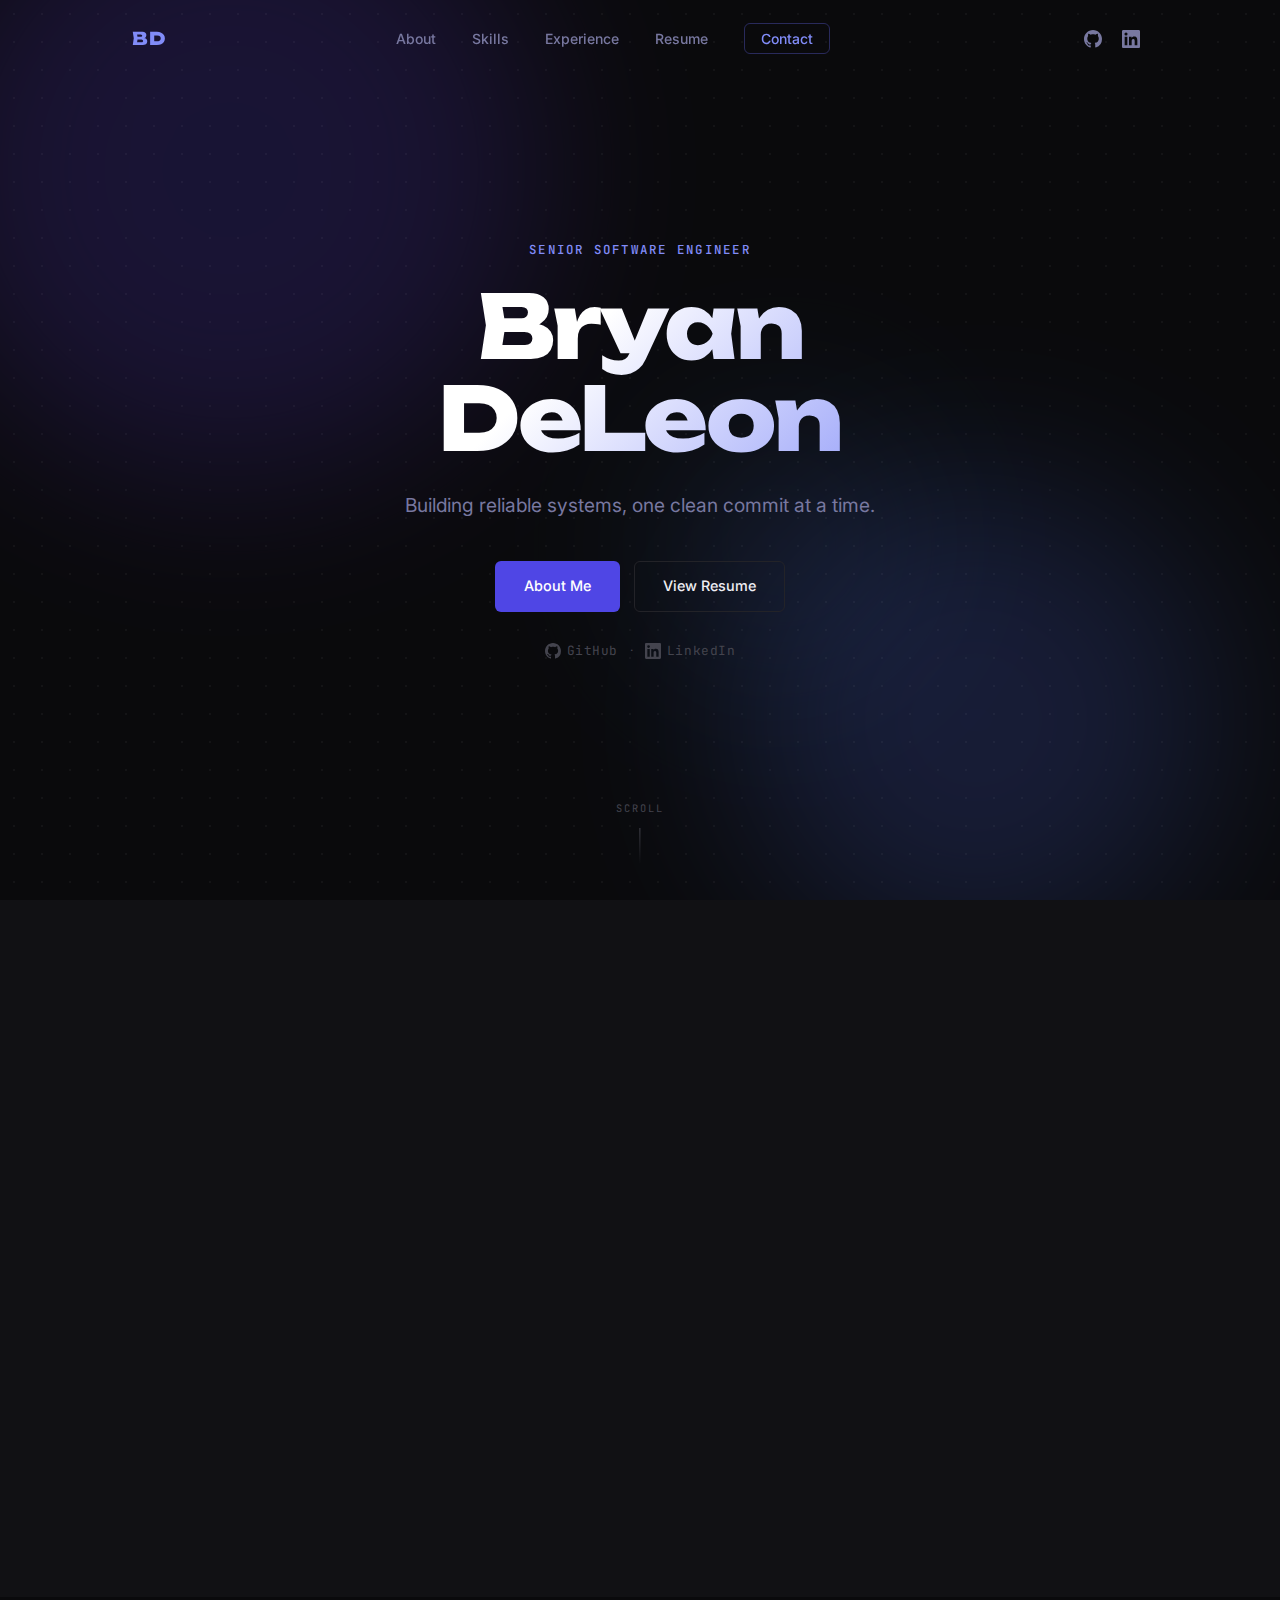
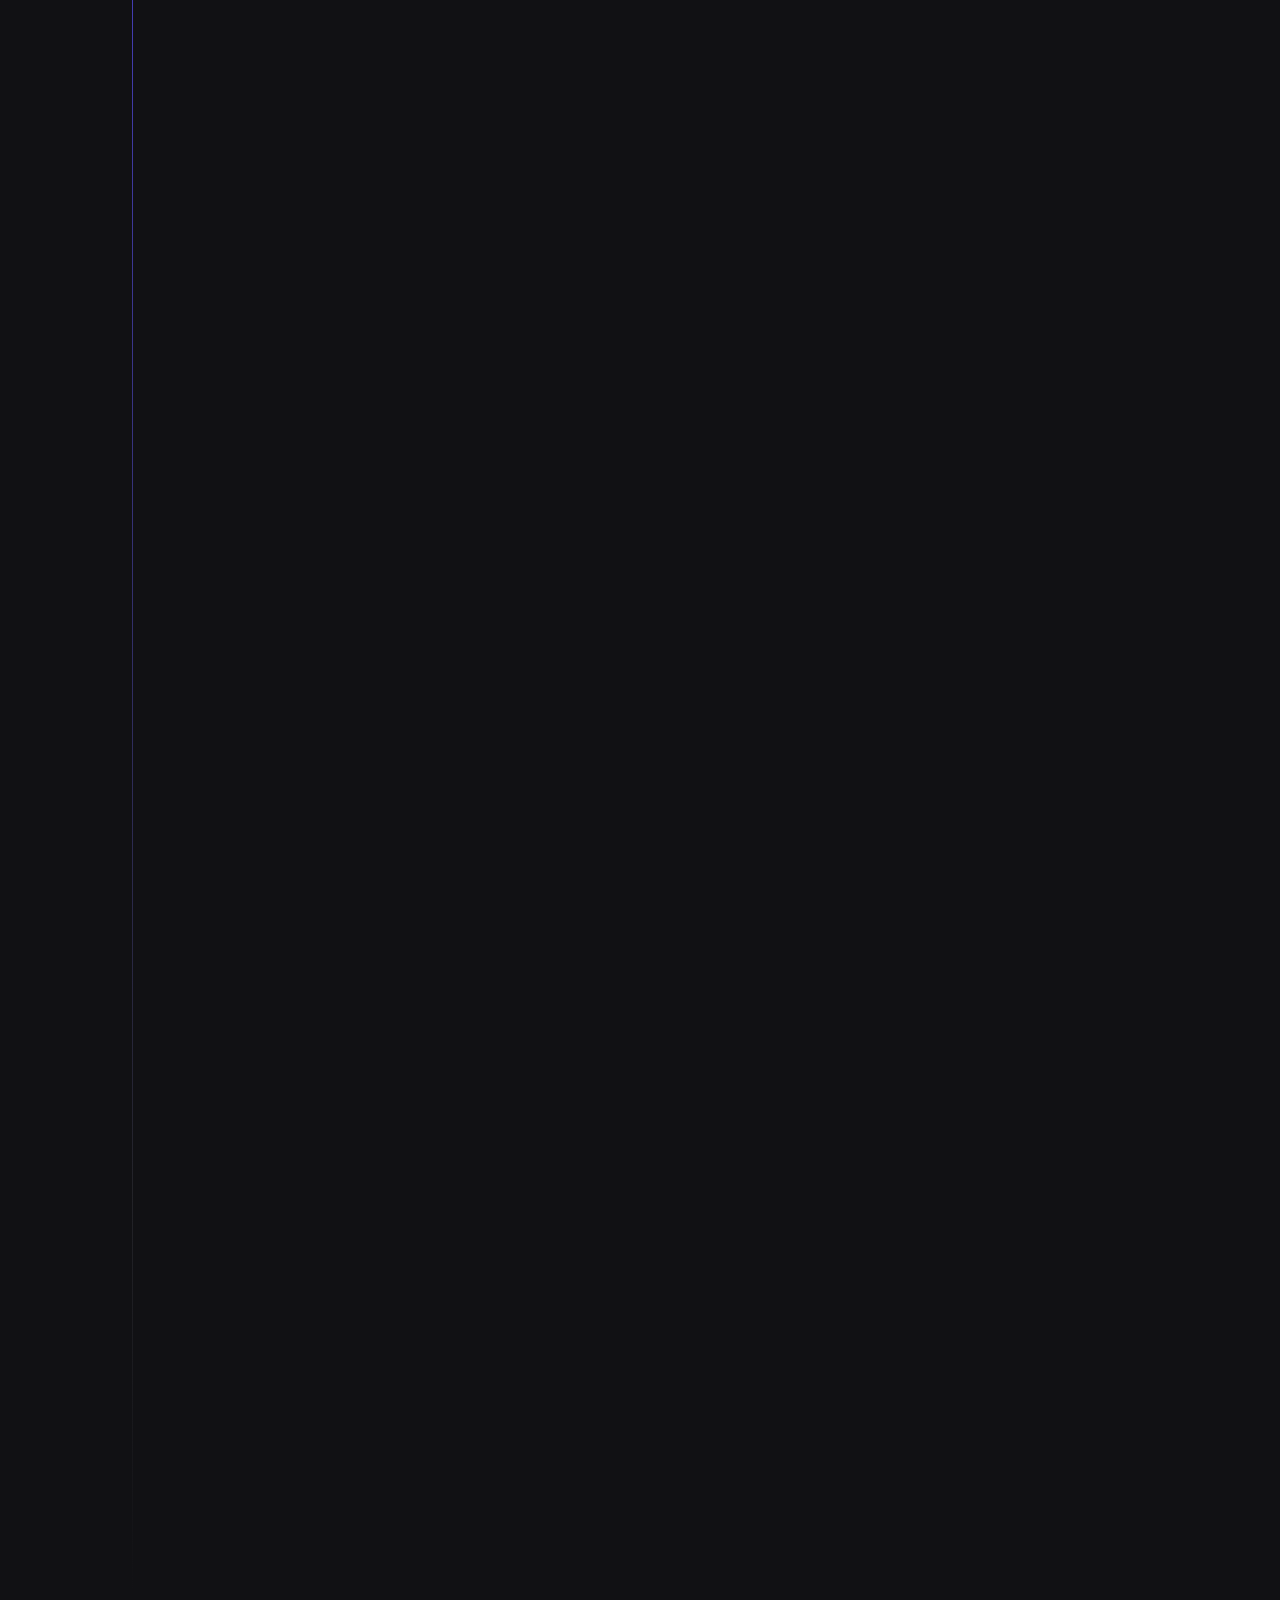
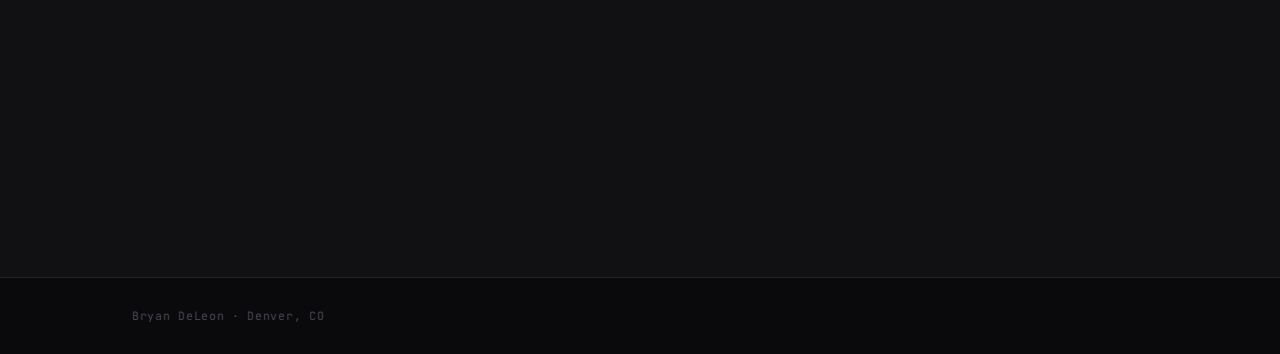
<file: index.html>
<!DOCTYPE html>
<html lang="en">
<head>
  <meta charset="UTF-8" />
  <meta name="viewport" content="width=device-width, initial-scale=1.0" />
  <title>Bryan DeLeon — Senior Software Engineer</title>
  <link rel="icon" type="image/svg+xml" href="favicon.svg" />
  <link rel="preconnect" href="https://fonts.googleapis.com" />
  <link
    href="https://fonts.googleapis.com/css2?family=Inter:wght@300;400;500;600&family=Unbounded:wght@600;700;800&family=JetBrains+Mono:wght@400;500&display=swap"
    rel="stylesheet"
  />
  <link rel="stylesheet" href="style.css" />
</head>
<body>

  <!-- ─── NAV ─────────────────────────────────────────────────── -->
  <nav id="navbar">
    <div class="nav-inner">
      <a href="#hero" class="nav-logo">BD</a>
      <ul class="nav-links">
        <li><a href="#about">About</a></li>
        <li><a href="#skills">Skills</a></li>
        <li><a href="#experience">Experience</a></li>
        <li><a href="#resume">Resume</a></li>
        <li><a href="#contact" class="nav-cta">Contact</a></li>
      </ul>
      <div class="nav-social">
        <a href="https://github.com/bdeleon/" target="_blank" rel="noopener" aria-label="GitHub" class="nav-social-link">
          <svg width="18" height="18" viewBox="0 0 24 24" fill="currentColor" aria-hidden="true"><path d="M12 0C5.37 0 0 5.37 0 12c0 5.31 3.435 9.795 8.205 11.385.6.105.825-.255.825-.57 0-.285-.015-1.23-.015-2.235-3.015.555-3.795-.735-4.035-1.41-.135-.345-.72-1.41-1.23-1.695-.42-.225-1.02-.78-.015-.795.945-.015 1.62.87 1.845 1.23 1.08 1.815 2.805 1.305 3.495.99.105-.78.42-1.305.765-1.605-2.67-.3-5.46-1.335-5.46-5.925 0-1.305.465-2.385 1.23-3.225-.12-.3-.54-1.53.12-3.18 0 0 1.005-.315 3.3 1.23.96-.27 1.98-.405 3-.405s2.04.135 3 .405c2.295-1.56 3.3-1.23 3.3-1.23.66 1.65.24 2.88.12 3.18.765.84 1.23 1.905 1.23 3.225 0 4.605-2.805 5.625-5.475 5.925.435.375.81 1.095.81 2.22 0 1.605-.015 2.895-.015 3.3 0 .315.225.69.825.57A12.02 12.02 0 0024 12c0-6.63-5.37-12-12-12z"/></svg>
        </a>
        <a href="https://www.linkedin.com/in/bdeleon/" target="_blank" rel="noopener" aria-label="LinkedIn" class="nav-social-link">
          <svg width="18" height="18" viewBox="0 0 24 24" fill="currentColor" aria-hidden="true"><path d="M20.447 20.452h-3.554v-5.569c0-1.328-.027-3.037-1.852-3.037-1.853 0-2.136 1.445-2.136 2.939v5.667H9.351V9h3.414v1.561h.046c.477-.9 1.637-1.85 3.37-1.85 3.601 0 4.267 2.37 4.267 5.455v6.286zM5.337 7.433a2.062 2.062 0 01-2.063-2.065 2.064 2.064 0 112.063 2.065zm1.782 13.019H3.555V9h3.564v11.452zM22.225 0H1.771C.792 0 0 .774 0 1.729v20.542C0 23.227.792 24 1.771 24h20.451C23.2 24 24 23.227 24 22.271V1.729C24 .774 23.2 0 22.222 0h.003z"/></svg>
        </a>
      </div>
      <button class="nav-toggle" aria-label="Toggle menu">
        <span></span><span></span><span></span>
      </button>
    </div>
  </nav>

  <!-- ─── HERO ──────────────────────────────────────────────────── -->
  <section id="hero">
    <div class="hero-bg">
      <div class="orb orb-1"></div>
      <div class="orb orb-2"></div>
      <div class="orb orb-3"></div>
    </div>
    <div class="hero-content">
      <p class="hero-label">Senior Software Engineer</p>
      <h1 class="hero-name">Bryan DeLeon</h1>
      <p class="hero-tagline">
        Building reliable systems, one clean commit at a time.
      </p>
      <div class="hero-actions">
        <a href="#about" class="btn btn-primary">About Me</a>
        <a href="#resume" class="btn btn-outline">View Resume</a>
      </div>
      <div class="hero-social">
        <a href="https://github.com/bdeleon/" target="_blank" rel="noopener" class="hero-social-link">
          <svg width="16" height="16" viewBox="0 0 24 24" fill="currentColor" aria-hidden="true"><path d="M12 0C5.37 0 0 5.37 0 12c0 5.31 3.435 9.795 8.205 11.385.6.105.825-.255.825-.57 0-.285-.015-1.23-.015-2.235-3.015.555-3.795-.735-4.035-1.41-.135-.345-.72-1.41-1.23-1.695-.42-.225-1.02-.78-.015-.795.945-.015 1.62.87 1.845 1.23 1.08 1.815 2.805 1.305 3.495.99.105-.78.42-1.305.765-1.605-2.67-.3-5.46-1.335-5.46-5.925 0-1.305.465-2.385 1.23-3.225-.12-.3-.54-1.53.12-3.18 0 0 1.005-.315 3.3 1.23.96-.27 1.98-.405 3-.405s2.04.135 3 .405c2.295-1.56 3.3-1.23 3.3-1.23.66 1.65.24 2.88.12 3.18.765.84 1.23 1.905 1.23 3.225 0 4.605-2.805 5.625-5.475 5.925.435.375.81 1.095.81 2.22 0 1.605-.015 2.895-.015 3.3 0 .315.225.69.825.57A12.02 12.02 0 0024 12c0-6.63-5.37-12-12-12z"/></svg>
          GitHub
        </a>
        <span class="hero-social-divider">·</span>
        <a href="https://www.linkedin.com/in/bdeleon/" target="_blank" rel="noopener" class="hero-social-link">
          <svg width="16" height="16" viewBox="0 0 24 24" fill="currentColor" aria-hidden="true"><path d="M20.447 20.452h-3.554v-5.569c0-1.328-.027-3.037-1.852-3.037-1.853 0-2.136 1.445-2.136 2.939v5.667H9.351V9h3.414v1.561h.046c.477-.9 1.637-1.85 3.37-1.85 3.601 0 4.267 2.37 4.267 5.455v6.286zM5.337 7.433a2.062 2.062 0 01-2.063-2.065 2.064 2.064 0 112.063 2.065zm1.782 13.019H3.555V9h3.564v11.452zM22.225 0H1.771C.792 0 0 .774 0 1.729v20.542C0 23.227.792 24 1.771 24h20.451C23.2 24 24 23.227 24 22.271V1.729C24 .774 23.2 0 22.222 0h.003z"/></svg>
          LinkedIn
        </a>
      </div>
    </div>
    <a href="#about" class="scroll-indicator" aria-label="Scroll down">
      <span>scroll</span>
      <div class="scroll-line"></div>
    </a>
  </section>

  <!-- ─── ABOUT ─────────────────────────────────────────────────── -->
  <section id="about">
    <div class="container">
      <p class="section-label fade-in">About</p>
      <div class="about-grid">
        <div class="about-text fade-in">
          <h2>Not your typical engineer.</h2>
          <p>
            Before writing code professionally, I spent years on Chicago's trading floors
            building pricing models and managing risk in high-stakes, real-time environments.
            That chapter taught me things no CS curriculum covers: how to stay calm under
            pressure, build things that actually have to work, and know when to raise your hand.
          </p>
          <p>
            I eventually went back for an M.S. in Computer Science at UChicago, and since then
            I've built backend systems across healthcare, data infrastructure, and e-commerce.
            I care about clean architecture, high test coverage, and actually shipping things on time.
          </p>
          <p>
            I work best as part of a team. I ask questions, take feedback seriously, and try to
            leave things better than I found them.
          </p>
        </div>
        <div class="about-stats fade-in">
          <div class="stat-card">
            <span class="stat-number" data-target="12">0</span><span class="stat-plus">+</span>
            <span class="stat-label">Years of experience</span>
          </div>
          <div class="stat-card">
            <span class="stat-number stat-text">MIT</span>
            <span class="stat-label">B.S. Management Science</span>
          </div>
          <div class="stat-card">
            <span class="stat-number stat-text">UChicago</span>
            <span class="stat-label">M.S. Computer Science</span>
          </div>
          <div class="stat-card">
            <span class="stat-number stat-text">AWS</span>
            <span class="stat-label">Certified Cloud Engineer</span>
          </div>
        </div>
      </div>
    </div>
  </section>

  <!-- ─── SKILLS ────────────────────────────────────────────────── -->
  <section id="skills">
    <div class="container">
      <p class="section-label fade-in">Expertise</p>
      <h2 class="section-title fade-in">What I work with</h2>
      <div class="skills-grid">

        <div class="skill-card fade-in">
          <div class="skill-marker">BE</div>
          <h3>Backend Engineering</h3>
          <p>
            Python, Django, Flask, REST APIs. I've built services that need to be fast,
            testable, and maintainable under real production load.
          </p>
          <div class="skill-tags">
            <span>Python</span><span>Django</span><span>Flask</span><span>Java</span>
          </div>
        </div>

        <div class="skill-card fade-in">
          <div class="skill-marker">CL</div>
          <h3>Cloud &amp; Infrastructure</h3>
          <p>
            AWS-certified with hands-on experience across ECS, Lambda, CodePipeline,
            CloudFormation, and Redshift.
          </p>
          <div class="skill-tags">
            <span>AWS</span><span>Docker</span><span>Kubernetes</span><span>Terraform</span>
          </div>
        </div>

        <div class="skill-card fade-in">
          <div class="skill-marker">CI</div>
          <h3>CI/CD &amp; DevOps</h3>
          <p>
            I build and maintain pipelines that deploy reliably across development,
            staging, and production environments.
          </p>
          <div class="skill-tags">
            <span>CodePipeline</span><span>CloudFormation</span><span>Chef</span>
          </div>
        </div>

        <div class="skill-card fade-in">
          <div class="skill-marker">DA</div>
          <h3>Data &amp; ETL</h3>
          <p>
            From MSSQL migrations to Redshift optimization, I've worked with data at scale
            and know how to make queries perform.
          </p>
          <div class="skill-tags">
            <span>SQL</span><span>Redshift</span><span>PySpark</span><span>ETL</span>
          </div>
        </div>

        <div class="skill-card fade-in">
          <div class="skill-marker">Mo</div>
          <h3>Mobile Development</h3>
          <p>
            Built iOS applications using Objective-C and Swift, including biometric
            authentication flows with voice and fingerprint verification.
          </p>
          <div class="skill-tags">
            <span>Swift</span><span>Objective-C</span><span>iOS</span>
          </div>
        </div>

        <div class="skill-card fade-in">
          <div class="skill-marker">FE</div>
          <h3>Financial Engineering</h3>
          <p>
            Years of experience building pricing models and trading algorithms that ran in
            live, automated market environments.
          </p>
          <div class="skill-tags">
            <span>MATLAB</span><span>C#</span><span>Quantitative Models</span>
          </div>
        </div>

      </div>
    </div>
  </section>

  <!-- ─── EXPERIENCE ───────────────────────────────────────────── -->
  <section id="experience">
    <div class="container">
      <p class="section-label fade-in">Career</p>
      <h2 class="section-title fade-in">Where I've worked</h2>
      <div class="timeline">

        <div class="timeline-item fade-in">
          <div class="timeline-dot"></div>
          <div class="timeline-content">
            <div class="timeline-header">
              <div class="timeline-title-group">
                <h3>Sunday</h3>
                <p class="timeline-role">Senior Back-end Engineer</p>
              </div>
              <div class="timeline-meta">
                <span class="timeline-date">Nov 2022 – Present</span>
                <span class="timeline-location">Boulder, CO / Remote</span>
              </div>
            </div>
            <ul>
              <li>
                Owned and executed a large-scale architectural refactor to decouple the core cart
                system, reducing technical debt and preserving critical business logic while
                coordinating across the engineering team with minimal oversight.
              </li>
              <li>
                Designed and built a store credit service integrated across purchase order
                confirmation, subscription reauthorization flows, and tax recalculation.
              </li>
              <li>
                Redesigned the Stripe integration to improve scalability and add Apple Pay
                and Google Pay support.
              </li>
              <li>
                Built proactive health monitoring alerts for out-of-stock inventory, overdue
                subscriptions, and cart anomalies — surfacing issues before they reached production.
              </li>
              <li>
                Maintained and extended integrations with Avalara (tax), Klaviyo (email),
                Segment (analytics), and UPS (shipping).
              </li>
              <li>
                Managed recurring Django LTS upgrades, keeping the platform current with each new long-term support release.
              </li>
            </ul>
            <div class="timeline-tags">
              <span>Python</span><span>Django</span><span>AWS</span><span>Stripe</span><span>Avalara</span><span>Segment</span><span>Klaviyo</span>
            </div>
          </div>
        </div>

        <div class="timeline-item fade-in">
          <div class="timeline-dot"></div>
          <div class="timeline-content">
            <div class="timeline-header">
              <div class="timeline-title-group">
                <h3>Wayspring</h3>
                <p class="timeline-role">Senior Software Engineer</p>
              </div>
              <div class="timeline-meta">
                <span class="timeline-date">Mar 2018 – Nov 2022</span>
                <span class="timeline-location">Nashville, TN / Remote</span>
              </div>
            </div>
            <ul>
              <li>
                Architected and maintained end-to-end CI/CD pipelines across development, staging,
                and production environments using AWS CodePipeline, CloudFormation, and ECS.
              </li>
              <li>
                Designed and delivered multiple production-grade REST APIs using Django REST Framework,
                sustaining 90%+ test coverage across all repositories.
              </li>
              <li>
                Introduced an event-driven architecture via AWS Lambda, decoupling core services
                and improving overall system resilience.
              </li>
              <li>
                Collaborated cross-functionally to ship an MVP care management platform in six weeks,
                meeting a hard deadline to support a new line of business pilot.
              </li>
            </ul>
            <div class="timeline-tags">
              <span>Python</span><span>Django</span><span>AWS Lambda</span><span>ECS</span><span>CI/CD</span>
            </div>
          </div>
        </div>

        <div class="timeline-item fade-in">
          <div class="timeline-dot"></div>
          <div class="timeline-content">
            <div class="timeline-header">
              <div class="timeline-title-group">
                <h3>HealthStream</h3>
                <p class="timeline-role">Data Solutions Developer</p>
              </div>
              <div class="timeline-meta">
                <span class="timeline-date">Mar 2016 – Mar 2018</span>
                <span class="timeline-location">Nashville, TN</span>
              </div>
            </div>
            <ul>
              <li>
                Designed and delivered a scalable data reporting platform on Amazon Redshift,
                supporting business intelligence needs across the organization.
              </li>
              <li>
                Engineered ETL pipelines to migrate data from MSSQL to Redshift and tuned
                query performance against tables containing tens of millions of records.
              </li>
              <li>
                Provisioned and maintained cloud and on-premises infrastructure using
                Terraform and Chef.
              </li>
            </ul>
            <div class="timeline-tags">
              <span>Redshift</span><span>ETL</span><span>Python</span><span>Terraform</span><span>Chef</span>
            </div>
          </div>
        </div>

        <div class="timeline-item fade-in">
          <div class="timeline-dot"></div>
          <div class="timeline-content">
            <div class="timeline-header">
              <div class="timeline-title-group">
                <h3>Authentify</h3>
                <p class="timeline-role">Software Engineer</p>
              </div>
              <div class="timeline-meta">
                <span class="timeline-date">Jan 2014 – Mar 2016</span>
                <span class="timeline-location">Chicago, IL / Nashville, TN</span>
              </div>
            </div>
            <ul>
              <li>
                Developed multi-language SDKs and reference applications (mobile and web) to
                accelerate developer adoption of the company's out-of-band authentication platform.
              </li>
              <li>
                Built an iOS application featuring biometric authentication — voice and fingerprint
                verification — using Objective-C.
              </li>
              <li>
                Deployed and maintained RESTful services on AWS EC2 using Python/Flask and
                Java/Jersey frameworks.
              </li>
            </ul>
            <div class="timeline-tags">
              <span>Python</span><span>Flask</span><span>Java</span><span>Objective-C</span><span>AWS</span>
            </div>
          </div>
        </div>

        <div class="timeline-item fade-in">
          <div class="timeline-dot"></div>
          <div class="timeline-content">
            <div class="timeline-header">
              <div class="timeline-title-group">
                <h3>Gelber Group</h3>
                <p class="timeline-role">Trader / Financial Engineer</p>
              </div>
              <div class="timeline-meta">
                <span class="timeline-date">Jul 2009 – Jan 2014</span>
                <span class="timeline-location">Chicago, IL</span>
              </div>
            </div>
            <ul>
              <li>
                Researched, developed, and automated a futures pricing model that traded live
                across multiple products and exchanges — taking it from concept through to
                production deployment.
              </li>
              <li>
                Built a suite of C# trading tools that ingested live market data and surfaced
                actionable signals for daily decision-making.
              </li>
              <li>
                Developed MATLAB backtesting applications to rigorously evaluate and stress-test
                pricing models before going live.
              </li>
            </ul>
            <div class="timeline-tags">
              <span>C#</span><span>MATLAB</span><span>Quantitative Finance</span>
            </div>
          </div>
        </div>

        <div class="timeline-item timeline-condensed fade-in">
          <div class="timeline-dot"></div>
          <div class="timeline-content">
            <div class="timeline-header">
              <div class="timeline-title-group">
                <h3>Earlier — Trading</h3>
                <p class="timeline-role">Hard 8 Trading &amp; Susquehanna International Group</p>
              </div>
              <div class="timeline-meta">
                <span class="timeline-date">2006 – 2009</span>
                <span class="timeline-location">Chicago, IL · CBOE</span>
              </div>
            </div>
            <p class="condensed-desc">
              Traded equity options and managed live risk positions at two prominent Chicago-based
              firms, including one of the largest options pits on the Chicago Board Options Exchange.
              Developed early analytical tools in VBA and MATLAB and built foundational intuition
              for working under pressure in high-stakes environments.
            </p>
          </div>
        </div>

      </div>
    </div>
  </section>

  <!-- ─── RESUME ────────────────────────────────────────────────── -->
  <section id="resume">
    <div class="container">
      <p class="section-label fade-in">Resume</p>
      <h2 class="section-title fade-in">Full Resume</h2>
      <div class="resume-download fade-in">
        <a href="resume.html" target="_blank" class="btn btn-primary">View Full Resume</a>
      </div>

      <div class="resume-card fade-in">

        <div class="resume-header">
          <h2>Bryan DeLeon</h2>
          <p><a href="mailto:bdeleon@alum.mit.edu">bdeleon@alum.mit.edu</a></p>
        </div>

        <div class="resume-block">
          <h3 class="resume-section-title">Summary</h3>
          <p>
            Software engineer with an M.S. in Computer Science (University of Chicago) and a B.S.
            from MIT. 12+ years of experience building backend systems, cloud infrastructure, and
            data pipelines. AWS certified. Strong advocate for clean code, high test coverage, and
            reliable deployments. Background in quantitative finance brings an uncommon perspective
            on building systems that have to perform under pressure.
          </p>
        </div>

        <div class="resume-block">
          <h3 class="resume-section-title">Technical Skills</h3>
          <div class="resume-skills-grid">
            <div class="resume-skill-group">
              <strong>Languages</strong>
              <p>Python, Java, C#, SQL, R, Objective-C, Swift, MATLAB, Ruby</p>
            </div>
            <div class="resume-skill-group">
              <strong>Frameworks &amp; Tools</strong>
              <p>Django, Flask, Docker, Kubernetes, AWS ECS / Lambda / Redshift / CodePipeline, Terraform, Chef, PySpark</p>
            </div>
            <div class="resume-skill-group">
              <strong>Practices</strong>
              <p>REST APIs, Test-Driven Development, CI/CD, Agile / Scrum, OOP</p>
            </div>
            <div class="resume-skill-group">
              <strong>Languages</strong>
              <p>English (native) · Spanish (limited working proficiency)</p>
            </div>
          </div>
        </div>

        <div class="resume-block">
          <h3 class="resume-section-title">Experience</h3>

          <div class="resume-job">
            <div class="resume-job-header">
              <div>
                <strong>Sunday</strong>
                <span class="resume-job-title">— Senior Back-end Engineer</span>
              </div>
              <span class="resume-job-date">Nov 2022 – Present · Boulder, CO / Remote</span>
            </div>
            <ul>
              <li>Owned a large-scale architectural refactor to decouple the core cart system, reducing technical debt and preserving critical business logic with minimal oversight.</li>
              <li>Designed and built a store credit service integrated across purchase order confirmation, subscription reauthorization, and tax recalculation.</li>
              <li>Redesigned the Stripe integration for improved scalability, adding Apple Pay and Google Pay support.</li>
              <li>Built health monitoring alerts for out-of-stock inventory, overdue subscriptions, and cart anomalies.</li>
              <li>Maintained integrations with Avalara (tax), Klaviyo (email), Segment (analytics), and UPS (shipping).</li>
              <li>Managed recurring Django LTS upgrades, keeping the platform current with each new long-term support release.</li>
            </ul>
          </div>

          <div class="resume-job">
            <div class="resume-job-header">
              <div>
                <strong>Wayspring</strong>
                <span class="resume-job-title">— Senior Software Engineer</span>
              </div>
              <span class="resume-job-date">Mar 2018 – Nov 2022 · Nashville, TN / Remote</span>
            </div>
            <ul>
              <li>Developed and maintained CI/CD pipelines using GitHub, AWS CodePipeline, CloudFormation, and ECS.</li>
              <li>Designed and built multiple Django REST Framework APIs; maintained 90%+ code coverage across all repos.</li>
              <li>Implemented event-driven architecture using AWS Lambda, decoupling key services.</li>
              <li>Built a proof-of-concept EHR integration delivering patient risk data into a provider's EHR on appointment creation.</li>
              <li>Helped deliver an MVP care management platform in six weeks to meet a critical pilot program deadline.</li>
            </ul>
          </div>

          <div class="resume-job">
            <div class="resume-job-header">
              <div>
                <strong>HealthStream</strong>
                <span class="resume-job-title">— Data Solutions Developer</span>
              </div>
              <span class="resume-job-date">Mar 2016 – Mar 2018 · Nashville, TN</span>
            </div>
            <ul>
              <li>Created a scalable data reporting solution using Amazon Redshift and Python/Django.</li>
              <li>Managed ETL processes migrating data from MSSQL to Redshift; wrote and optimized queries on tables with millions of records.</li>
              <li>Built out infrastructure in AWS and on-premises using Chef and Terraform.</li>
            </ul>
          </div>

          <div class="resume-job">
            <div class="resume-job-header">
              <div>
                <strong>Authentify</strong>
                <span class="resume-job-title">— Software Engineer</span>
              </div>
              <span class="resume-job-date">Jan 2014 – Mar 2016 · Chicago, IL / Nashville, TN</span>
            </div>
            <ul>
              <li>Built SDKs and demo apps (mobile + web) enabling developers to integrate the company's authentication product.</li>
              <li>Deployed REST services on AWS EC2 using Flask (Python) and Jersey (Java); administered MySQL and NoSQL databases.</li>
              <li>Designed an iOS app with biometric (voice + fingerprint) verification using Objective-C.</li>
            </ul>
          </div>

          <div class="resume-job">
            <div class="resume-job-header">
              <div>
                <strong>Gelber Group</strong>
                <span class="resume-job-title">— Trader / Financial Engineer</span>
              </div>
              <span class="resume-job-date">Jul 2009 – Jan 2014 · Chicago, IL</span>
            </div>
            <ul>
              <li>Researched and developed a futures pricing model automated to trade in live market environments across multiple exchanges.</li>
              <li>Built C# applications surfacing live market data and trading signals; wrote MATLAB applications to test model viability.</li>
            </ul>
          </div>

          <div class="resume-job">
            <div class="resume-job-header">
              <div>
                <strong>Hard 8 Trading</strong>
                <span class="resume-job-title">— Trader</span>
              </div>
              <span class="resume-job-date">Jan 2008 – May 2009 · Chicago, IL</span>
            </div>
            <ul>
              <li>Traded and managed option positions; used MATLAB to backtest and assess model viability.</li>
            </ul>
          </div>

          <div class="resume-job">
            <div class="resume-job-header">
              <div>
                <strong>Susquehanna International Group</strong>
                <span class="resume-job-title">— Assistant Trader</span>
              </div>
              <span class="resume-job-date">Jul 2006 – Dec 2007 · Chicago, IL (CBOE)</span>
            </div>
            <ul>
              <li>Worked alongside the head of the Chicago office in one of the largest equity option pits on the CBOE.</li>
              <li>Wrote VBA macros tracking live position data and automated Excel tasks for trading data.</li>
            </ul>
          </div>

        </div>

        <div class="resume-block">
          <h3 class="resume-section-title">Certifications</h3>
          <div class="resume-certs">
            <div class="resume-cert-item">
              <span class="resume-cert-name">Python for Data Science</span>
              <span class="resume-cert-issuer">edX · 2017</span>
            </div>
            <div class="resume-cert-item">
              <span class="resume-cert-name">Scalable Machine Learning</span>
              <span class="resume-cert-issuer">edX · 2015</span>
            </div>
            <div class="resume-cert-item">
              <span class="resume-cert-name">The Analytics Edge</span>
              <span class="resume-cert-issuer">edX · 2015</span>
            </div>
            <div class="resume-cert-item">
              <span class="resume-cert-name">Statistical Learning</span>
              <span class="resume-cert-issuer">Stanford University · 2014</span>
            </div>
            <div class="resume-cert-item">
              <span class="resume-cert-name">Introduction to Linux</span>
              <span class="resume-cert-issuer">edX · 2014</span>
            </div>
          </div>
        </div>

        <div class="resume-block">
          <h3 class="resume-section-title">Education</h3>
          <div class="resume-edu">
            <div class="resume-edu-item">
              <div>
                <strong>Massachusetts Institute of Technology</strong>
                <span class="resume-edu-degree">B.S. Management Science · Concentration: Finance · Minor: Economics</span>
              </div>
              <span class="resume-job-date">2002 – 2006 · Cambridge, MA</span>
            </div>
            <div class="resume-edu-item">
              <div>
                <strong>University of Chicago</strong>
                <span class="resume-edu-degree">M.S. Computer Science</span>
              </div>
              <span class="resume-job-date">2013 – 2015 · Chicago, IL</span>
            </div>
          </div>
        </div>

      </div>
    </div>
  </section>

  <!-- ─── CONTACT ───────────────────────────────────────────────── -->
  <section id="contact">
    <div class="container">
      <p class="section-label fade-in">Contact</p>
      <h2 class="section-title fade-in">Get in touch</h2>
      <p class="contact-intro fade-in">
        I'm always open to interesting conversations — about engineering, systems, or just
        what's worth building next.
      </p>
      <div class="contact-links fade-in">
        <a href="mailto:bdeleon@alum.mit.edu" class="contact-link">
          <span class="contact-link-label">Email</span>
          <span class="contact-link-value">bdeleon@alum.mit.edu</span>
        </a>
        <a href="https://github.com/bdeleon/" target="_blank" rel="noopener" class="contact-link">
          <span class="contact-link-label">GitHub</span>
          <span class="contact-link-value">github.com/bdeleon</span>
        </a>
        <a href="https://www.linkedin.com/in/bdeleon/" target="_blank" rel="noopener" class="contact-link">
          <span class="contact-link-label">LinkedIn</span>
          <span class="contact-link-value">linkedin.com/in/bdeleon</span>
        </a>
      </div>
    </div>
  </section>

  <!-- ─── FOOTER ────────────────────────────────────────────────── -->
  <footer>
    <div class="container">
      <p>Bryan DeLeon · Denver, CO</p>
    </div>
  </footer>

  <script src="script.js"></script>
</body>
</html>
</file>
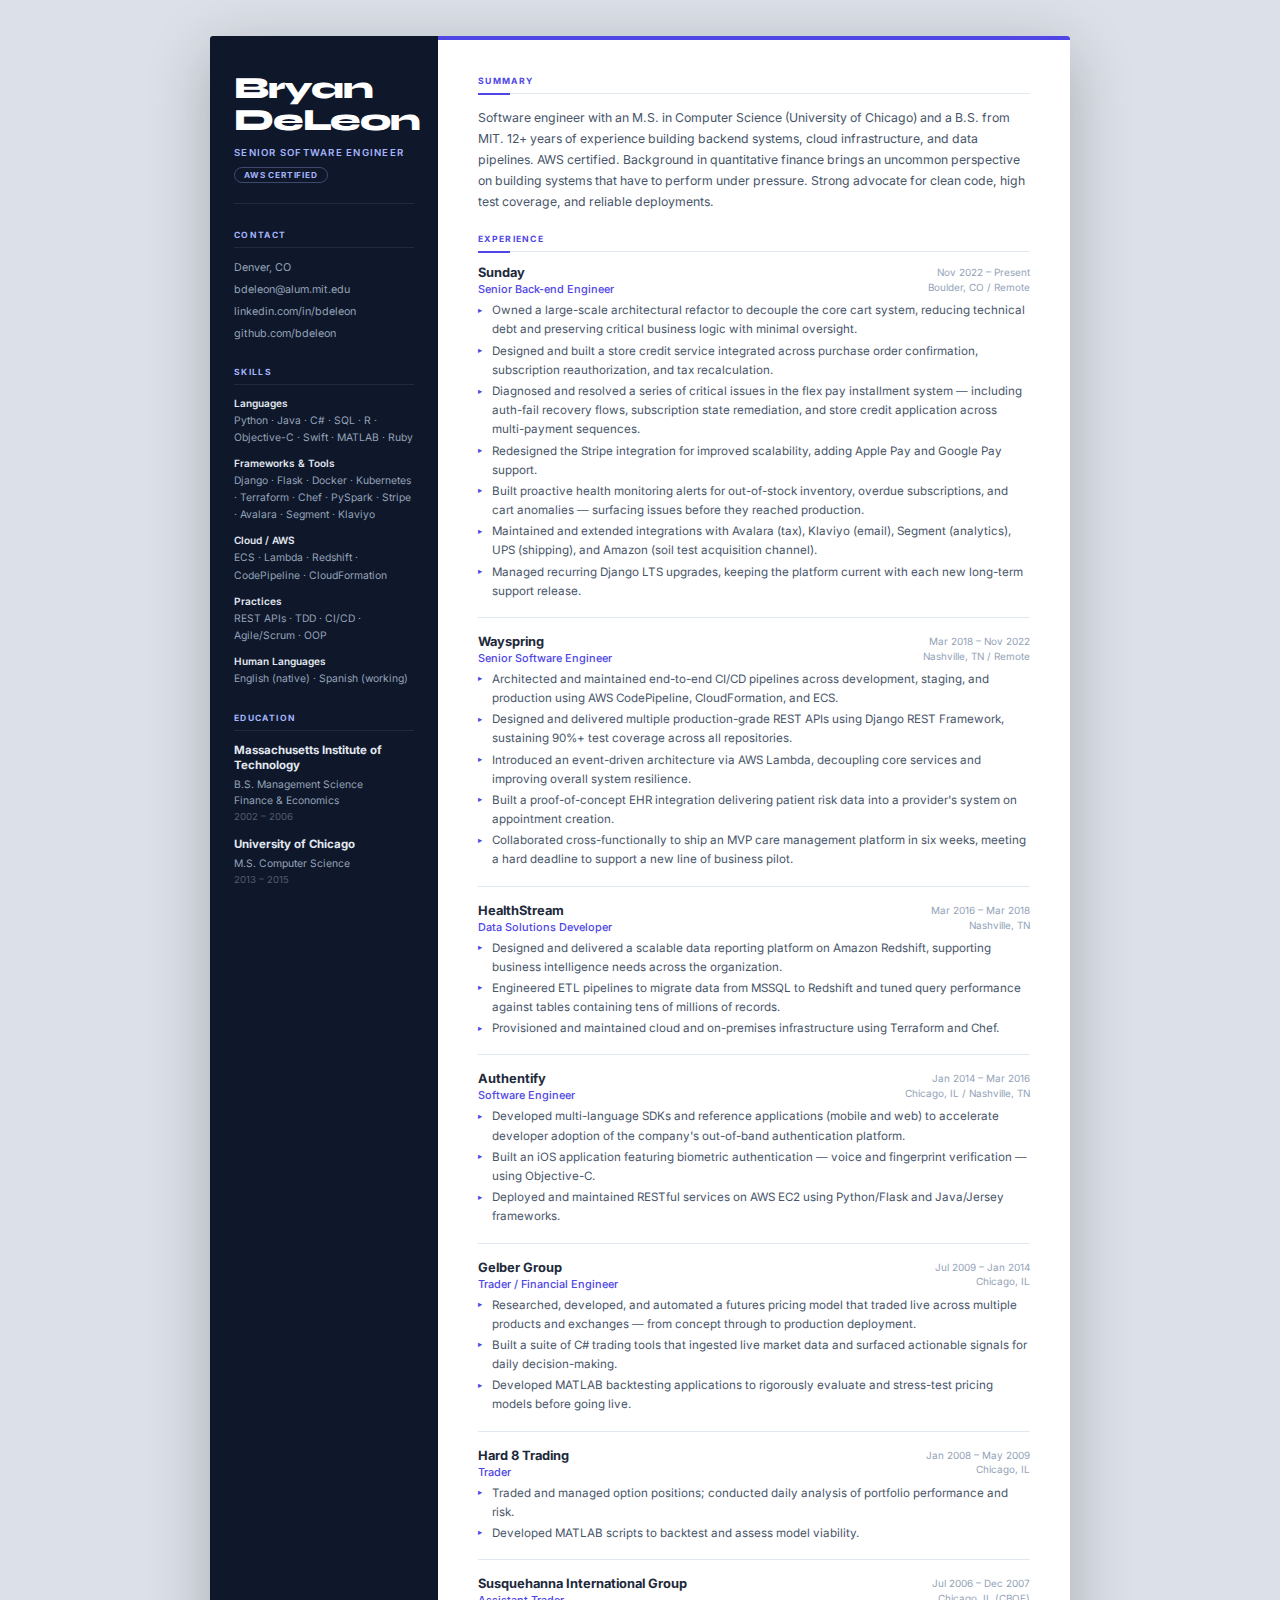
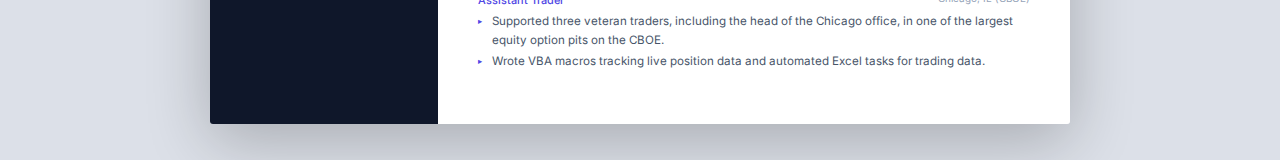
<file: resume.html>
<!DOCTYPE html>
<html lang="en">
<head>
  <meta charset="UTF-8" />
  <meta name="viewport" content="width=device-width, initial-scale=1.0" />
  <title>Bryan DeLeon — Resume</title>
  <link rel="icon" type="image/svg+xml" href="favicon.svg" />
  <link rel="preconnect" href="https://fonts.googleapis.com" />
  <link href="https://fonts.googleapis.com/css2?family=Syne:wght@700;800&family=Inter:wght@400;500;600;700&display=swap" rel="stylesheet" />
  <style>
    *, *::before, *::after { box-sizing: border-box; margin: 0; padding: 0; }

    :root {
      --navy:           #0f172a;
      --navy-border:    rgba(148, 163, 184, 0.14);
      --sidebar-text:   #e2e8f0;
      --sidebar-muted:  #94a3b8;
      --sidebar-accent: #a5b4fc;
      --text:           #1e293b;
      --muted:          #475569;
      --light:          #94a3b8;
      --border:         #e2e8f0;
      --accent:         #4f46e5;
    }

    html { font-size: 14px; }

    body {
      font-family: 'Inter', system-ui, sans-serif;
      background: #dce0e8;
      -webkit-font-smoothing: antialiased;
    }

    /* ── PAGE ──────────────────────────────────────── */
    .page {
      display: grid;
      grid-template-columns: 228px 1fr;
      max-width: 860px;
      margin: 36px auto;
      box-shadow: 0 16px 64px rgba(0,0,0,0.24);
      border-radius: 3px;
      overflow: hidden;
    }

    /* ── SIDEBAR ───────────────────────────────────── */
    .sidebar {
      background: var(--navy);
      padding: 36px 24px 44px;
      display: flex;
      flex-direction: column;
      gap: 26px;
      print-color-adjust: exact;
      -webkit-print-color-adjust: exact;
      color-adjust: exact;
    }

    /* Name block */
    .sidebar-name {
      padding-bottom: 20px;
      border-bottom: 1px solid var(--navy-border);
    }

    .sidebar-name h1 {
      font-family: 'Syne', system-ui, sans-serif;
      font-size: 2.2rem;
      font-weight: 800;
      color: #fff;
      letter-spacing: -0.03em;
      line-height: 1.05;
    }

    .sidebar-title {
      font-size: 0.69rem;
      font-weight: 600;
      color: var(--sidebar-accent);
      letter-spacing: 0.13em;
      text-transform: uppercase;
      margin-top: 10px;
    }

    .aws-badge {
      display: inline-flex;
      align-items: center;
      font-size: 0.59rem;
      font-weight: 700;
      letter-spacing: 0.1em;
      text-transform: uppercase;
      color: var(--sidebar-accent);
      border: 1px solid rgba(165,180,252,0.32);
      border-radius: 20px;
      padding: 2px 9px;
      margin-top: 9px;
    }

    /* Sidebar section heading */
    .sidebar-heading {
      font-size: 0.61rem;
      font-weight: 700;
      letter-spacing: 0.16em;
      text-transform: uppercase;
      color: var(--sidebar-accent);
      padding-bottom: 7px;
      border-bottom: 1px solid var(--navy-border);
      margin-bottom: 12px;
    }

    /* Contact */
    .contact-list {
      list-style: none;
      display: flex;
      flex-direction: column;
      gap: 7px;
    }

    .contact-list li {
      font-size: 0.77rem;
      color: var(--sidebar-muted);
      line-height: 1.4;
      word-break: break-all;
    }

    .contact-list a {
      color: var(--sidebar-muted);
      text-decoration: none;
    }

    /* Skills */
    .skill-block { margin-bottom: 11px; }
    .skill-block:last-child { margin-bottom: 0; }

    .skill-label {
      font-size: 0.72rem;
      font-weight: 600;
      color: var(--sidebar-text);
      margin-bottom: 3px;
    }

    .skill-value {
      font-size: 0.74rem;
      color: var(--sidebar-muted);
      line-height: 1.65;
    }

    /* Education */
    .edu-block { margin-bottom: 15px; }
    .edu-block:last-child { margin-bottom: 0; }

    .edu-school {
      font-size: 0.82rem;
      font-weight: 700;
      color: var(--sidebar-text);
      line-height: 1.3;
    }

    .edu-degree {
      font-size: 0.74rem;
      color: var(--sidebar-muted);
      line-height: 1.55;
      margin-top: 3px;
    }

    .edu-year {
      font-size: 0.69rem;
      color: rgba(148,163,184,0.5);
      margin-top: 3px;
    }

    /* Certifications */
    .cert-block { margin-bottom: 8px; }
    .cert-block:last-child { margin-bottom: 0; }

    .cert-name {
      font-size: 0.73rem;
      font-weight: 500;
      color: var(--sidebar-text);
      line-height: 1.3;
    }

    .cert-issuer {
      font-size: 0.67rem;
      color: rgba(148,163,184,0.5);
      margin-top: 1px;
    }

    /* ── MAIN ──────────────────────────────────────── */
    .main {
      background: #ffffff;
      padding: 36px 40px 52px;
      border-top: 4px solid var(--accent);
    }

    .main-section { margin-bottom: 22px; }
    .main-section:last-child { margin-bottom: 0; }

    .section-title {
      font-size: 0.62rem;
      font-weight: 700;
      letter-spacing: 0.15em;
      text-transform: uppercase;
      color: var(--accent);
      margin-bottom: 13px;
      padding-bottom: 7px;
      border-bottom: 1.5px solid var(--border);
      position: relative;
    }

    .section-title::after {
      content: '';
      position: absolute;
      left: 0;
      bottom: -1.5px;
      width: 32px;
      height: 1.5px;
      background: var(--accent);
    }

    /* Summary */
    .summary-text {
      font-size: 0.875rem;
      color: var(--muted);
      line-height: 1.72;
    }

    /* Jobs */
    .job {
      margin-bottom: 16px;
      break-inside: avoid;
    }

    .job + .job {
      border-top: 1px solid var(--border);
      padding-top: 16px;
    }

    .job:last-child { margin-bottom: 0; }

    .job-header {
      display: flex;
      justify-content: space-between;
      align-items: flex-start;
      gap: 12px;
      margin-bottom: 5px;
    }

    .job-company {
      font-size: 0.92rem;
      font-weight: 700;
      color: var(--text);
    }

    .job-role {
      font-size: 0.78rem;
      font-weight: 500;
      color: var(--accent);
      margin-top: 2px;
    }

    .job-meta {
      font-size: 0.71rem;
      color: var(--light);
      text-align: right;
      white-space: nowrap;
      line-height: 1.5;
      flex-shrink: 0;
    }

    .job ul {
      list-style: none;
      margin-top: 5px;
    }

    .job ul li {
      font-size: 0.83rem;
      color: var(--muted);
      line-height: 1.65;
      padding-left: 14px;
      position: relative;
      margin-bottom: 2px;
    }

    .job ul li:last-child { margin-bottom: 0; }

    .job ul li::before {
      content: '▸';
      position: absolute;
      left: 0;
      color: var(--accent);
      font-size: 0.6rem;
      top: 0.3em;
    }

    /* ── PRINT ─────────────────────────────────────── */
    @media print {
      body { background: white; }

      .page {
        margin: 0;
        box-shadow: none;
        max-width: 100%;
        width: 100%;
        border-radius: 0;
      }

      .sidebar {
        print-color-adjust: exact;
        -webkit-print-color-adjust: exact;
        color-adjust: exact;
      }

      .job { break-inside: avoid; }

      @page {
        margin: 0;
        size: letter;
      }
    }
  </style>
</head>
<body>
<div class="page">

  <!-- SIDEBAR -->
  <aside class="sidebar">

    <div class="sidebar-name">
      <h1>Bryan<br>DeLeon</h1>
      <div class="sidebar-title">Senior Software Engineer</div>
      <div class="aws-badge">AWS Certified</div>
    </div>

    <div>
      <div class="sidebar-heading">Contact</div>
      <ul class="contact-list">
        <li>Denver, CO</li>
        <li><a href="mailto:bdeleon@alum.mit.edu">bdeleon@alum.mit.edu</a></li>
        <li><a href="https://linkedin.com/in/bdeleon">linkedin.com/in/bdeleon</a></li>
        <li><a href="https://github.com/bdeleon">github.com/bdeleon</a></li>
      </ul>
    </div>

    <div>
      <div class="sidebar-heading">Skills</div>
      <div class="skill-block">
        <div class="skill-label">Languages</div>
        <div class="skill-value">Python · Java · C# · SQL · R · Objective-C · Swift · MATLAB · Ruby</div>
      </div>
      <div class="skill-block">
        <div class="skill-label">Frameworks &amp; Tools</div>
        <div class="skill-value">Django · Flask · Docker · Kubernetes · Terraform · Chef · PySpark · Stripe · Avalara · Segment · Klaviyo</div>
      </div>
      <div class="skill-block">
        <div class="skill-label">Cloud / AWS</div>
        <div class="skill-value">ECS · Lambda · Redshift · CodePipeline · CloudFormation</div>
      </div>
      <div class="skill-block">
        <div class="skill-label">Practices</div>
        <div class="skill-value">REST APIs · TDD · CI/CD · Agile/Scrum · OOP</div>
      </div>
      <div class="skill-block">
        <div class="skill-label">Human Languages</div>
        <div class="skill-value">English (native) · Spanish (working)</div>
      </div>
    </div>

    <div>
      <div class="sidebar-heading">Education</div>
      <div class="edu-block">
        <div class="edu-school">Massachusetts Institute of Technology</div>
        <div class="edu-degree">B.S. Management Science<br>Finance &amp; Economics</div>
        <div class="edu-year">2002 – 2006</div>
      </div>
      <div class="edu-block">
        <div class="edu-school">University of Chicago</div>
        <div class="edu-degree">M.S. Computer Science</div>
        <div class="edu-year">2013 – 2015</div>
      </div>
    </div>

  </aside>

  <!-- MAIN -->
  <main class="main">

    <section class="main-section">
      <h2 class="section-title">Summary</h2>
      <p class="summary-text">
        Software engineer with an M.S. in Computer Science (University of Chicago) and a B.S. from MIT.
        12+ years of experience building backend systems, cloud infrastructure, and data pipelines. AWS certified.
        Background in quantitative finance brings an uncommon perspective on building systems that have to
        perform under pressure. Strong advocate for clean code, high test coverage, and reliable deployments.
      </p>
    </section>

    <section class="main-section">
      <h2 class="section-title">Experience</h2>

      <div class="job">
        <div class="job-header">
          <div>
            <div class="job-company">Sunday</div>
            <div class="job-role">Senior Back-end Engineer</div>
          </div>
          <div class="job-meta">Nov 2022 – Present<br>Boulder, CO / Remote</div>
        </div>
        <ul>
          <li>Owned a large-scale architectural refactor to decouple the core cart system, reducing technical debt and preserving critical business logic with minimal oversight.</li>
          <li>Designed and built a store credit service integrated across purchase order confirmation, subscription reauthorization, and tax recalculation.</li>
          <li>Diagnosed and resolved a series of critical issues in the flex pay installment system — including auth-fail recovery flows, subscription state remediation, and store credit application across multi-payment sequences.</li>
          <li>Redesigned the Stripe integration for improved scalability, adding Apple Pay and Google Pay support.</li>
          <li>Built proactive health monitoring alerts for out-of-stock inventory, overdue subscriptions, and cart anomalies — surfacing issues before they reached production.</li>
          <li>Maintained and extended integrations with Avalara (tax), Klaviyo (email), Segment (analytics), UPS (shipping), and Amazon (soil test acquisition channel).</li>
          <li>Managed recurring Django LTS upgrades, keeping the platform current with each new long-term support release.</li>
        </ul>
      </div>

      <div class="job">
        <div class="job-header">
          <div>
            <div class="job-company">Wayspring</div>
            <div class="job-role">Senior Software Engineer</div>
          </div>
          <div class="job-meta">Mar 2018 – Nov 2022<br>Nashville, TN / Remote</div>
        </div>
        <ul>
          <li>Architected and maintained end-to-end CI/CD pipelines across development, staging, and production using AWS CodePipeline, CloudFormation, and ECS.</li>
          <li>Designed and delivered multiple production-grade REST APIs using Django REST Framework, sustaining 90%+ test coverage across all repositories.</li>
          <li>Introduced an event-driven architecture via AWS Lambda, decoupling core services and improving overall system resilience.</li>
          <li>Built a proof-of-concept EHR integration delivering patient risk data into a provider's system on appointment creation.</li>
          <li>Collaborated cross-functionally to ship an MVP care management platform in six weeks, meeting a hard deadline to support a new line of business pilot.</li>
        </ul>
      </div>

      <div class="job">
        <div class="job-header">
          <div>
            <div class="job-company">HealthStream</div>
            <div class="job-role">Data Solutions Developer</div>
          </div>
          <div class="job-meta">Mar 2016 – Mar 2018<br>Nashville, TN</div>
        </div>
        <ul>
          <li>Designed and delivered a scalable data reporting platform on Amazon Redshift, supporting business intelligence needs across the organization.</li>
          <li>Engineered ETL pipelines to migrate data from MSSQL to Redshift and tuned query performance against tables containing tens of millions of records.</li>
          <li>Provisioned and maintained cloud and on-premises infrastructure using Terraform and Chef.</li>
        </ul>
      </div>

      <div class="job">
        <div class="job-header">
          <div>
            <div class="job-company">Authentify</div>
            <div class="job-role">Software Engineer</div>
          </div>
          <div class="job-meta">Jan 2014 – Mar 2016<br>Chicago, IL / Nashville, TN</div>
        </div>
        <ul>
          <li>Developed multi-language SDKs and reference applications (mobile and web) to accelerate developer adoption of the company's out-of-band authentication platform.</li>
          <li>Built an iOS application featuring biometric authentication — voice and fingerprint verification — using Objective-C.</li>
          <li>Deployed and maintained RESTful services on AWS EC2 using Python/Flask and Java/Jersey frameworks.</li>
        </ul>
      </div>

      <div class="job">
        <div class="job-header">
          <div>
            <div class="job-company">Gelber Group</div>
            <div class="job-role">Trader / Financial Engineer</div>
          </div>
          <div class="job-meta">Jul 2009 – Jan 2014<br>Chicago, IL</div>
        </div>
        <ul>
          <li>Researched, developed, and automated a futures pricing model that traded live across multiple products and exchanges — from concept through to production deployment.</li>
          <li>Built a suite of C# trading tools that ingested live market data and surfaced actionable signals for daily decision-making.</li>
          <li>Developed MATLAB backtesting applications to rigorously evaluate and stress-test pricing models before going live.</li>
        </ul>
      </div>

      <div class="job">
        <div class="job-header">
          <div>
            <div class="job-company">Hard 8 Trading</div>
            <div class="job-role">Trader</div>
          </div>
          <div class="job-meta">Jan 2008 – May 2009<br>Chicago, IL</div>
        </div>
        <ul>
          <li>Traded and managed option positions; conducted daily analysis of portfolio performance and risk.</li>
          <li>Developed MATLAB scripts to backtest and assess model viability.</li>
        </ul>
      </div>

      <div class="job">
        <div class="job-header">
          <div>
            <div class="job-company">Susquehanna International Group</div>
            <div class="job-role">Assistant Trader</div>
          </div>
          <div class="job-meta">Jul 2006 – Dec 2007<br>Chicago, IL (CBOE)</div>
        </div>
        <ul>
          <li>Supported three veteran traders, including the head of the Chicago office, in one of the largest equity option pits on the CBOE.</li>
          <li>Wrote VBA macros tracking live position data and automated Excel tasks for trading data.</li>
        </ul>
      </div>

    </section>

  </main>

</div>
</body>
</html>
</file>
<file: style.css>
/* ─────────────────────────────────────────────────────────────────
   BASE & RESET
───────────────────────────────────────────────────────────────── */
*, *::before, *::after {
  box-sizing: border-box;
  margin: 0;
  padding: 0;
}

:root {
  --bg:          #0a0a0c;
  --surface:     #111114;
  --surface-2:   #18181c;
  --border:      #232328;
  --accent:      #4f46e5;
  --accent-mid:  #6366f1;
  --accent-light:#818cf8;
  --text:        #eeeef3;
  --text-muted:  #7878a0;
  --text-dim:    #44444e;
  --font-sans:   'Inter', system-ui, sans-serif;
  --font-display:'Unbounded', sans-serif;
  --font-mono:   'JetBrains Mono', monospace;
  --radius:      12px;
  --radius-sm:   6px;
  --transition:  0.25s ease;
}

html {
  scroll-behavior: smooth;
  font-size: 16px;
}

body {
  background: var(--bg);
  color: var(--text);
  font-family: var(--font-sans);
  line-height: 1.7;
  -webkit-font-smoothing: antialiased;
}

a {
  color: inherit;
  text-decoration: none;
}

ul {
  list-style: none;
}

img {
  display: block;
  max-width: 100%;
}

/* ─────────────────────────────────────────────────────────────────
   LAYOUT UTILITIES
───────────────────────────────────────────────────────────────── */
.container {
  width: 100%;
  max-width: 1080px;
  margin: 0 auto;
  padding: 0 32px;
}

section {
  padding: 100px 0;
}

/* ─────────────────────────────────────────────────────────────────
   TYPOGRAPHY
───────────────────────────────────────────────────────────────── */
h1, h2, h3 {
  font-family: var(--font-display);
  line-height: 1.15;
  letter-spacing: -0.02em;
}

.section-label {
  font-family: var(--font-mono);
  font-size: 0.72rem;
  font-weight: 500;
  letter-spacing: 0.16em;
  text-transform: uppercase;
  color: var(--accent-light);
  margin-bottom: 16px;
}

.section-title {
  font-size: clamp(1.8rem, 3vw, 2.4rem);
  font-weight: 800;
  margin-bottom: 56px;
  color: var(--text);
}

/* ─────────────────────────────────────────────────────────────────
   BUTTONS
───────────────────────────────────────────────────────────────── */
.btn {
  display: inline-flex;
  align-items: center;
  gap: 8px;
  padding: 12px 28px;
  border-radius: var(--radius-sm);
  font-family: var(--font-sans);
  font-size: 0.9rem;
  font-weight: 500;
  cursor: pointer;
  transition: all var(--transition);
  white-space: nowrap;
}

.btn-primary {
  background: var(--accent);
  color: #fff;
  border: 1px solid transparent;
}

.btn-primary:hover {
  background: var(--accent-mid);
  transform: translateY(-1px);
  box-shadow: 0 6px 24px rgba(79, 70, 229, 0.35);
}

.btn-outline {
  background: transparent;
  color: var(--text);
  border: 1px solid var(--border);
}

.btn-outline:hover {
  border-color: var(--accent-mid);
  color: var(--accent-light);
  transform: translateY(-1px);
}

/* ─────────────────────────────────────────────────────────────────
   SCROLL ANIMATIONS
───────────────────────────────────────────────────────────────── */
.fade-in {
  opacity: 0;
  transform: translateY(24px);
  transition: opacity 0.6s ease, transform 0.6s ease;
}

.fade-in.visible {
  opacity: 1;
  transform: translateY(0);
}

/* stagger children when parent is visible */
.skills-grid .skill-card:nth-child(2) { transition-delay: 0.08s; }
.skills-grid .skill-card:nth-child(3) { transition-delay: 0.16s; }
.skills-grid .skill-card:nth-child(4) { transition-delay: 0.24s; }
.skills-grid .skill-card:nth-child(5) { transition-delay: 0.32s; }
.skills-grid .skill-card:nth-child(6) { transition-delay: 0.40s; }

.timeline-item:nth-child(2) { transition-delay: 0.08s; }
.timeline-item:nth-child(3) { transition-delay: 0.14s; }
.timeline-item:nth-child(4) { transition-delay: 0.20s; }
.timeline-item:nth-child(5) { transition-delay: 0.26s; }
.timeline-item:nth-child(6) { transition-delay: 0.32s; }

/* ─────────────────────────────────────────────────────────────────
   NAVBAR
───────────────────────────────────────────────────────────────── */
#navbar {
  position: fixed;
  top: 0;
  left: 0;
  right: 0;
  z-index: 200;
  padding: 22px 0;
  transition: padding var(--transition), background var(--transition), border var(--transition);
  border-bottom: 1px solid transparent;
}

#navbar.scrolled {
  background: rgba(10, 10, 12, 0.88);
  backdrop-filter: blur(20px);
  -webkit-backdrop-filter: blur(20px);
  padding: 14px 0;
  border-bottom-color: var(--border);
}

.nav-inner {
  max-width: 1080px;
  margin: 0 auto;
  padding: 0 32px;
  display: flex;
  align-items: center;
  justify-content: space-between;
}

.nav-logo {
  font-family: var(--font-display);
  font-size: 1.1rem;
  font-weight: 800;
  color: var(--accent-light);
  letter-spacing: 0.04em;
}

.nav-links {
  display: flex;
  align-items: center;
  gap: 36px;
}

.nav-links li a {
  font-size: 0.875rem;
  font-weight: 500;
  color: var(--text-muted);
  transition: color var(--transition);
}

.nav-links li a:hover {
  color: var(--text);
}

.nav-links .nav-cta {
  color: var(--accent-light) !important;
  border: 1px solid rgba(99, 102, 241, 0.35);
  padding: 6px 16px;
  border-radius: var(--radius-sm);
  transition: all var(--transition) !important;
}

.nav-links .nav-cta:hover {
  background: rgba(99, 102, 241, 0.12);
  border-color: var(--accent-mid);
  color: var(--accent-light) !important;
}

.nav-toggle {
  display: none;
  flex-direction: column;
  gap: 5px;
  background: none;
  border: none;
  cursor: pointer;
  padding: 4px;
}

.nav-toggle span {
  display: block;
  width: 22px;
  height: 1.5px;
  background: var(--text-muted);
  transition: all var(--transition);
}

/* ─────────────────────────────────────────────────────────────────
   HERO
───────────────────────────────────────────────────────────────── */
#hero {
  position: relative;
  min-height: 100svh;
  display: flex;
  flex-direction: column;
  align-items: center;
  justify-content: center;
  overflow: hidden;
  padding: 0;
}

/* dot-grid overlay */
#hero::after {
  content: '';
  position: absolute;
  inset: 0;
  background-image: radial-gradient(circle, rgba(255,255,255,0.04) 1px, transparent 1px);
  background-size: 28px 28px;
  pointer-events: none;
  z-index: 1;
}

/* gradient orbs */
.hero-bg {
  position: absolute;
  inset: 0;
  z-index: 0;
}

.orb {
  position: absolute;
  border-radius: 50%;
  filter: blur(90px);
  opacity: 0.18;
  animation: orb-float linear infinite;
}

.orb-1 {
  width: 620px;
  height: 620px;
  background: radial-gradient(circle, #4f46e5, #7c3aed);
  top: -140px;
  left: -80px;
  animation-duration: 30s;
}

.orb-2 {
  width: 480px;
  height: 480px;
  background: radial-gradient(circle, #6366f1, #3b82f6);
  bottom: -60px;
  right: 5%;
  animation-duration: 24s;
  animation-delay: -10s;
}

.orb-3 {
  width: 280px;
  height: 280px;
  background: radial-gradient(circle, #8b5cf6, #06b6d4);
  top: 45%;
  right: 28%;
  animation-duration: 18s;
  animation-delay: -6s;
  opacity: 0.1;
}

@keyframes orb-float {
  0%   { transform: translate(0px,   0px)  scale(1);    }
  25%  { transform: translate(25px, -20px) scale(1.04); }
  50%  { transform: translate(10px,  30px) scale(0.97); }
  75%  { transform: translate(-20px, 10px) scale(1.02); }
  100% { transform: translate(0px,   0px)  scale(1);    }
}

.hero-content {
  position: relative;
  z-index: 2;
  text-align: center;
  max-width: 780px;
  padding: 0 32px;
  animation: hero-enter 0.9s ease both;
}

@keyframes hero-enter {
  from { opacity: 0; transform: translateY(30px); }
  to   { opacity: 1; transform: translateY(0); }
}

.hero-label {
  font-family: var(--font-mono);
  font-size: 0.78rem;
  font-weight: 500;
  letter-spacing: 0.18em;
  text-transform: uppercase;
  color: var(--accent-light);
  margin-bottom: 20px;
  animation: hero-enter 0.9s 0.1s ease both;
}

.hero-name {
  font-size: clamp(3rem, 7vw, 5.5rem);
  font-weight: 800;
  letter-spacing: -0.03em;
  line-height: 1.05;
  background: linear-gradient(135deg, #fff 40%, var(--accent-light) 100%);
  -webkit-background-clip: text;
  -webkit-text-fill-color: transparent;
  background-clip: text;
  margin-bottom: 24px;
  animation: hero-enter 0.9s 0.2s ease both;
}

.hero-tagline {
  font-size: clamp(1rem, 2vw, 1.2rem);
  color: var(--text-muted);
  font-weight: 400;
  max-width: 480px;
  margin: 0 auto 40px;
  animation: hero-enter 0.9s 0.35s ease both;
}

.hero-actions {
  display: flex;
  gap: 14px;
  justify-content: center;
  flex-wrap: wrap;
  animation: hero-enter 0.9s 0.5s ease both;
}

.scroll-indicator {
  position: absolute;
  bottom: 36px;
  left: 50%;
  transform: translateX(-50%);
  z-index: 2;
  display: flex;
  flex-direction: column;
  align-items: center;
  gap: 10px;
  font-family: var(--font-mono);
  font-size: 0.65rem;
  letter-spacing: 0.18em;
  text-transform: uppercase;
  color: var(--text-dim);
  animation: hero-enter 1.1s 0.8s ease both;
  transition: color var(--transition);
}

.scroll-indicator:hover {
  color: var(--text-muted);
}

.scroll-line {
  width: 1px;
  height: 36px;
  background: linear-gradient(to bottom, var(--text-dim), transparent);
  animation: scroll-pulse 2s ease-in-out infinite;
}

@keyframes scroll-pulse {
  0%, 100% { opacity: 0.4; transform: scaleY(1); }
  50%       { opacity: 1;   transform: scaleY(1.15); }
}

/* ─────────────────────────────────────────────────────────────────
   ABOUT
───────────────────────────────────────────────────────────────── */
#about {
  background: var(--surface);
}

.about-grid {
  display: grid;
  grid-template-columns: 1fr 340px;
  gap: 72px;
  align-items: start;
}

.about-text h2 {
  font-size: clamp(1.8rem, 3vw, 2.4rem);
  font-weight: 800;
  margin-bottom: 28px;
  color: var(--text);
}

.about-text p {
  color: var(--text-muted);
  font-size: 0.975rem;
  margin-bottom: 18px;
  line-height: 1.8;
}

.about-text p:last-child {
  margin-bottom: 0;
}

.about-stats {
  display: grid;
  grid-template-columns: 1fr 1fr;
  gap: 14px;
}

.stat-card {
  background: var(--surface-2);
  border: 1px solid var(--border);
  border-radius: var(--radius);
  padding: 22px 20px;
  display: flex;
  flex-direction: column;
  gap: 6px;
  transition: border-color var(--transition), transform var(--transition);
}

.stat-card:hover {
  border-color: rgba(99, 102, 241, 0.4);
  transform: translateY(-2px);
}

.stat-number {
  font-family: var(--font-display);
  font-size: 1.7rem;
  font-weight: 800;
  color: var(--accent-light);
  line-height: 1;
}

.stat-number.stat-text {
  font-size: 1.2rem;
}

.stat-plus {
  font-family: var(--font-display);
  font-size: 1.7rem;
  font-weight: 800;
  color: var(--accent-light);
  line-height: 1;
  display: inline;
}

.stat-label {
  font-size: 0.75rem;
  font-family: var(--font-mono);
  color: var(--text-dim);
  letter-spacing: 0.04em;
  line-height: 1.4;
}

/* ─────────────────────────────────────────────────────────────────
   SKILLS
───────────────────────────────────────────────────────────────── */
#skills {
  background: var(--bg);
}

.skills-grid {
  display: grid;
  grid-template-columns: repeat(3, 1fr);
  gap: 20px;
}

.skill-card {
  background: var(--surface);
  border: 1px solid var(--border);
  border-radius: var(--radius);
  padding: 28px 26px;
  transition: border-color var(--transition), transform var(--transition), box-shadow var(--transition);
}

.skill-card:hover {
  border-color: rgba(99, 102, 241, 0.45);
  transform: translateY(-3px);
  box-shadow: 0 12px 40px rgba(79, 70, 229, 0.1);
}

.skill-marker {
  font-family: var(--font-mono);
  font-size: 0.72rem;
  font-weight: 500;
  letter-spacing: 0.08em;
  color: var(--accent);
  background: rgba(79, 70, 229, 0.12);
  border: 1px solid rgba(79, 70, 229, 0.22);
  border-radius: 4px;
  padding: 4px 9px;
  display: inline-block;
  margin-bottom: 16px;
}

.skill-card h3 {
  font-size: 1.05rem;
  font-weight: 700;
  margin-bottom: 10px;
  color: var(--text);
  font-family: var(--font-display);
  letter-spacing: -0.01em;
}

.skill-card p {
  font-size: 0.875rem;
  color: var(--text-muted);
  line-height: 1.7;
  margin-bottom: 18px;
}

.skill-tags {
  display: flex;
  flex-wrap: wrap;
  gap: 7px;
}

.skill-tags span,
.timeline-tags span {
  font-family: var(--font-mono);
  font-size: 0.68rem;
  font-weight: 500;
  color: var(--text-muted);
  background: var(--surface-2);
  border: 1px solid var(--border);
  border-radius: 4px;
  padding: 3px 10px;
  letter-spacing: 0.02em;
  transition: color var(--transition), border-color var(--transition);
}

.skill-card:hover .skill-tags span {
  border-color: rgba(99, 102, 241, 0.2);
  color: var(--accent-light);
}

/* ─────────────────────────────────────────────────────────────────
   EXPERIENCE / TIMELINE
───────────────────────────────────────────────────────────────── */
#experience {
  background: var(--surface);
}

.timeline {
  position: relative;
  padding-left: 28px;
}

.timeline::before {
  content: '';
  position: absolute;
  left: 0;
  top: 8px;
  bottom: 8px;
  width: 1px;
  background: linear-gradient(to bottom, var(--accent), var(--border) 80%, transparent);
}

.timeline-item {
  position: relative;
  padding-bottom: 52px;
}

.timeline-item:last-child {
  padding-bottom: 0;
}

.timeline-dot {
  position: absolute;
  left: -34px;
  top: 8px;
  width: 10px;
  height: 10px;
  border-radius: 50%;
  background: var(--accent);
  border: 2px solid var(--bg);
  box-shadow: 0 0 0 2px var(--accent);
  transition: box-shadow var(--transition);
}

.timeline-item:hover .timeline-dot {
  box-shadow: 0 0 0 4px rgba(79, 70, 229, 0.25);
}

.timeline-content {
  background: var(--surface-2);
  border: 1px solid var(--border);
  border-radius: var(--radius);
  padding: 26px 28px;
  transition: border-color var(--transition);
}

.timeline-item:hover .timeline-content {
  border-color: rgba(99, 102, 241, 0.3);
}

.timeline-header {
  display: flex;
  justify-content: space-between;
  align-items: flex-start;
  gap: 16px;
  margin-bottom: 14px;
  flex-wrap: wrap;
}

.timeline-title-group h3 {
  font-size: 1.1rem;
  font-weight: 800;
  color: var(--text);
  letter-spacing: -0.01em;
}

.timeline-role {
  font-size: 0.85rem;
  color: var(--accent-light);
  font-family: var(--font-mono);
  margin-top: 3px;
}

.timeline-meta {
  display: flex;
  flex-direction: column;
  align-items: flex-end;
  gap: 4px;
  flex-shrink: 0;
}

.timeline-date {
  font-family: var(--font-mono);
  font-size: 0.75rem;
  color: var(--text-muted);
  white-space: nowrap;
}

.timeline-location {
  font-size: 0.75rem;
  color: var(--text-dim);
  font-family: var(--font-mono);
  white-space: nowrap;
}

.timeline-content ul {
  margin-bottom: 16px;
}

.timeline-content ul li {
  font-size: 0.9rem;
  color: var(--text-muted);
  line-height: 1.7;
  padding-left: 16px;
  position: relative;
  margin-bottom: 8px;
}

.timeline-content ul li:last-child {
  margin-bottom: 0;
}

.timeline-content ul li::before {
  content: '—';
  position: absolute;
  left: 0;
  color: var(--text-dim);
  font-size: 0.8em;
  top: 0.1em;
}

.timeline-tags {
  display: flex;
  flex-wrap: wrap;
  gap: 7px;
  margin-top: 16px;
}

.condensed-desc {
  font-size: 0.9rem;
  color: var(--text-muted);
  line-height: 1.7;
}

.timeline-condensed .timeline-content {
  background: transparent;
  border-style: dashed;
  border-color: var(--border);
}

/* ─────────────────────────────────────────────────────────────────
   RESUME SECTION
───────────────────────────────────────────────────────────────── */
#resume {
  background: var(--bg);
}

.resume-download {
  margin-bottom: 40px;
}

.resume-card {
  background: var(--surface);
  border: 1px solid var(--border);
  border-radius: var(--radius);
  overflow: hidden;
}

.resume-header {
  padding: 36px 40px 30px;
  border-bottom: 1px solid var(--border);
  background: var(--surface-2);
}

.resume-header h2 {
  font-size: 1.8rem;
  font-weight: 800;
  letter-spacing: -0.02em;
  margin-bottom: 8px;
}

.resume-header p {
  font-size: 0.875rem;
  color: var(--text-muted);
  font-family: var(--font-mono);
}

.resume-header a {
  color: var(--accent-light);
  transition: color var(--transition);
}

.resume-header a:hover {
  color: var(--text);
}

.resume-block {
  padding: 32px 40px;
  border-bottom: 1px solid var(--border);
}

.resume-block:last-child {
  border-bottom: none;
}

.resume-section-title {
  font-family: var(--font-mono);
  font-size: 0.7rem;
  font-weight: 500;
  letter-spacing: 0.2em;
  text-transform: uppercase;
  color: var(--accent-light);
  margin-bottom: 20px;
}

.resume-block > p {
  font-size: 0.9rem;
  color: var(--text-muted);
  line-height: 1.8;
  max-width: 720px;
}

.resume-skills-grid {
  display: grid;
  grid-template-columns: repeat(4, 1fr);
  gap: 24px;
}

.resume-skill-group strong {
  display: block;
  font-size: 0.8rem;
  font-weight: 600;
  color: var(--text);
  margin-bottom: 6px;
  font-family: var(--font-mono);
  letter-spacing: 0.04em;
}

.resume-skill-group p {
  font-size: 0.85rem;
  color: var(--text-muted);
  line-height: 1.6;
}

.resume-job {
  margin-bottom: 30px;
  padding-bottom: 30px;
  border-bottom: 1px solid var(--border);
}

.resume-job:last-child {
  margin-bottom: 0;
  padding-bottom: 0;
  border-bottom: none;
}

.resume-job-header {
  display: flex;
  justify-content: space-between;
  align-items: baseline;
  gap: 16px;
  margin-bottom: 12px;
  flex-wrap: wrap;
}

.resume-job-header strong {
  font-size: 0.95rem;
  font-weight: 600;
  color: var(--text);
}

.resume-job-title {
  font-size: 0.875rem;
  color: var(--text-muted);
  margin-left: 2px;
}

.resume-job-date {
  font-family: var(--font-mono);
  font-size: 0.72rem;
  color: var(--text-dim);
  white-space: nowrap;
}

.resume-job ul {
  list-style: none;
}

.resume-job ul li {
  font-size: 0.875rem;
  color: var(--text-muted);
  line-height: 1.75;
  padding-left: 16px;
  position: relative;
  margin-bottom: 5px;
}

.resume-job ul li:last-child {
  margin-bottom: 0;
}

.resume-job ul li::before {
  content: '–';
  position: absolute;
  left: 0;
  color: var(--text-dim);
}

.resume-edu {
  display: flex;
  flex-direction: column;
  gap: 20px;
}

.resume-edu-item {
  display: flex;
  justify-content: space-between;
  align-items: baseline;
  gap: 16px;
  flex-wrap: wrap;
}

.resume-edu-item strong {
  display: block;
  font-size: 0.95rem;
  font-weight: 600;
  color: var(--text);
  margin-bottom: 3px;
}

.resume-edu-degree {
  font-size: 0.85rem;
  color: var(--text-muted);
  display: block;
}

/* ─────────────────────────────────────────────────────────────────
   CONTACT
───────────────────────────────────────────────────────────────── */
#contact {
  background: var(--surface);
}

.contact-intro {
  font-size: 1rem;
  color: var(--text-muted);
  max-width: 500px;
  line-height: 1.8;
  margin-bottom: 44px;
}

.contact-links {
  display: flex;
  gap: 20px;
  flex-wrap: wrap;
}

.contact-link {
  display: flex;
  flex-direction: column;
  gap: 6px;
  background: var(--surface-2);
  border: 1px solid var(--border);
  border-radius: var(--radius);
  padding: 22px 28px;
  min-width: 220px;
  transition: all var(--transition);
}

.contact-link:hover {
  border-color: rgba(99, 102, 241, 0.45);
  transform: translateY(-2px);
  box-shadow: 0 8px 30px rgba(79, 70, 229, 0.1);
}

.contact-link-label {
  font-family: var(--font-mono);
  font-size: 0.68rem;
  letter-spacing: 0.16em;
  text-transform: uppercase;
  color: var(--text-dim);
}

.contact-link-value {
  font-size: 0.95rem;
  font-weight: 500;
  color: var(--text);
  transition: color var(--transition);
}

.contact-link:hover .contact-link-value {
  color: var(--accent-light);
}

/* ─────────────────────────────────────────────────────────────────
   FOOTER
───────────────────────────────────────────────────────────────── */
footer {
  background: var(--bg);
  border-top: 1px solid var(--border);
  padding: 28px 0;
}

footer p {
  font-family: var(--font-mono);
  font-size: 0.72rem;
  color: var(--text-dim);
  letter-spacing: 0.06em;
}

/* ─────────────────────────────────────────────────────────────────
   NAV SOCIAL ICONS
───────────────────────────────────────────────────────────────── */
.nav-social {
  display: flex;
  align-items: center;
  gap: 4px;
  margin-left: 16px;
}

.nav-social-link {
  display: flex;
  align-items: center;
  justify-content: center;
  width: 34px;
  height: 34px;
  border-radius: var(--radius-sm);
  color: var(--text-muted);
  transition: color var(--transition), background var(--transition);
}

.nav-social-link:hover {
  color: var(--text);
  background: var(--surface-2);
}

/* ─────────────────────────────────────────────────────────────────
   HERO SOCIAL LINKS
───────────────────────────────────────────────────────────────── */
.hero-social {
  display: flex;
  align-items: center;
  justify-content: center;
  gap: 12px;
  margin-top: 28px;
  animation: hero-enter 0.9s 0.65s ease both;
}

.hero-social-link {
  display: inline-flex;
  align-items: center;
  gap: 6px;
  font-size: 0.8rem;
  font-family: var(--font-mono);
  color: var(--text-dim);
  letter-spacing: 0.04em;
  transition: color var(--transition);
}

.hero-social-link:hover {
  color: var(--text-muted);
}

.hero-social-divider {
  color: var(--text-dim);
  font-size: 0.75rem;
}

/* ─────────────────────────────────────────────────────────────────
   RESUME CERTIFICATIONS
───────────────────────────────────────────────────────────────── */
.resume-certs {
  display: grid;
  grid-template-columns: repeat(3, 1fr);
  gap: 12px;
}

.resume-cert-item {
  background: var(--surface-2);
  border: 1px solid var(--border);
  border-radius: var(--radius-sm);
  padding: 14px 16px;
  display: flex;
  flex-direction: column;
  gap: 5px;
}

.resume-cert-name {
  font-size: 0.875rem;
  font-weight: 500;
  color: var(--text);
}

.resume-cert-issuer {
  font-family: var(--font-mono);
  font-size: 0.7rem;
  color: var(--text-dim);
  letter-spacing: 0.02em;
}

/* ─────────────────────────────────────────────────────────────────
   RESPONSIVE
───────────────────────────────────────────────────────────────── */
@media (max-width: 1024px) {
  .skills-grid {
    grid-template-columns: repeat(2, 1fr);
  }

  .about-grid {
    grid-template-columns: 1fr;
    gap: 48px;
  }

  .about-stats {
    grid-template-columns: repeat(4, 1fr);
  }

  .resume-skills-grid {
    grid-template-columns: 1fr 1fr;
  }

  .resume-certs {
    grid-template-columns: repeat(2, 1fr);
  }
}

@media (max-width: 768px) {
  section {
    padding: 72px 0;
  }

  .container {
    padding: 0 20px;
  }

  .nav-links {
    display: none;
    position: fixed;
    top: 0;
    left: 0;
    right: 0;
    bottom: 0;
    background: rgba(10, 10, 12, 0.97);
    flex-direction: column;
    justify-content: center;
    align-items: center;
    gap: 28px;
    z-index: 100;
  }

  .nav-links.open {
    display: flex;
  }

  .nav-links li a {
    font-size: 1.1rem;
  }

  .nav-toggle {
    display: flex;
    z-index: 300;
  }

  .skills-grid {
    grid-template-columns: 1fr;
  }

  .about-stats {
    grid-template-columns: repeat(2, 1fr);
  }

  .timeline {
    padding-left: 20px;
  }

  .timeline-header {
    flex-direction: column;
    gap: 8px;
  }

  .timeline-meta {
    align-items: flex-start;
  }

  .resume-skills-grid {
    grid-template-columns: 1fr;
  }

  .resume-certs {
    grid-template-columns: 1fr;
  }

  .nav-social {
    display: none;
  }

  .resume-block,
  .resume-header {
    padding: 24px 22px;
  }

  .resume-job-header {
    flex-direction: column;
    gap: 4px;
  }

  .resume-edu-item {
    flex-direction: column;
    gap: 4px;
  }

  .contact-links {
    flex-direction: column;
  }

  .contact-link {
    min-width: unset;
  }
}

@media (max-width: 480px) {
  .hero-name {
    font-size: 2.8rem;
  }

  .about-stats {
    grid-template-columns: 1fr 1fr;
  }

  .timeline-content {
    padding: 20px 18px;
  }
}
</file>
